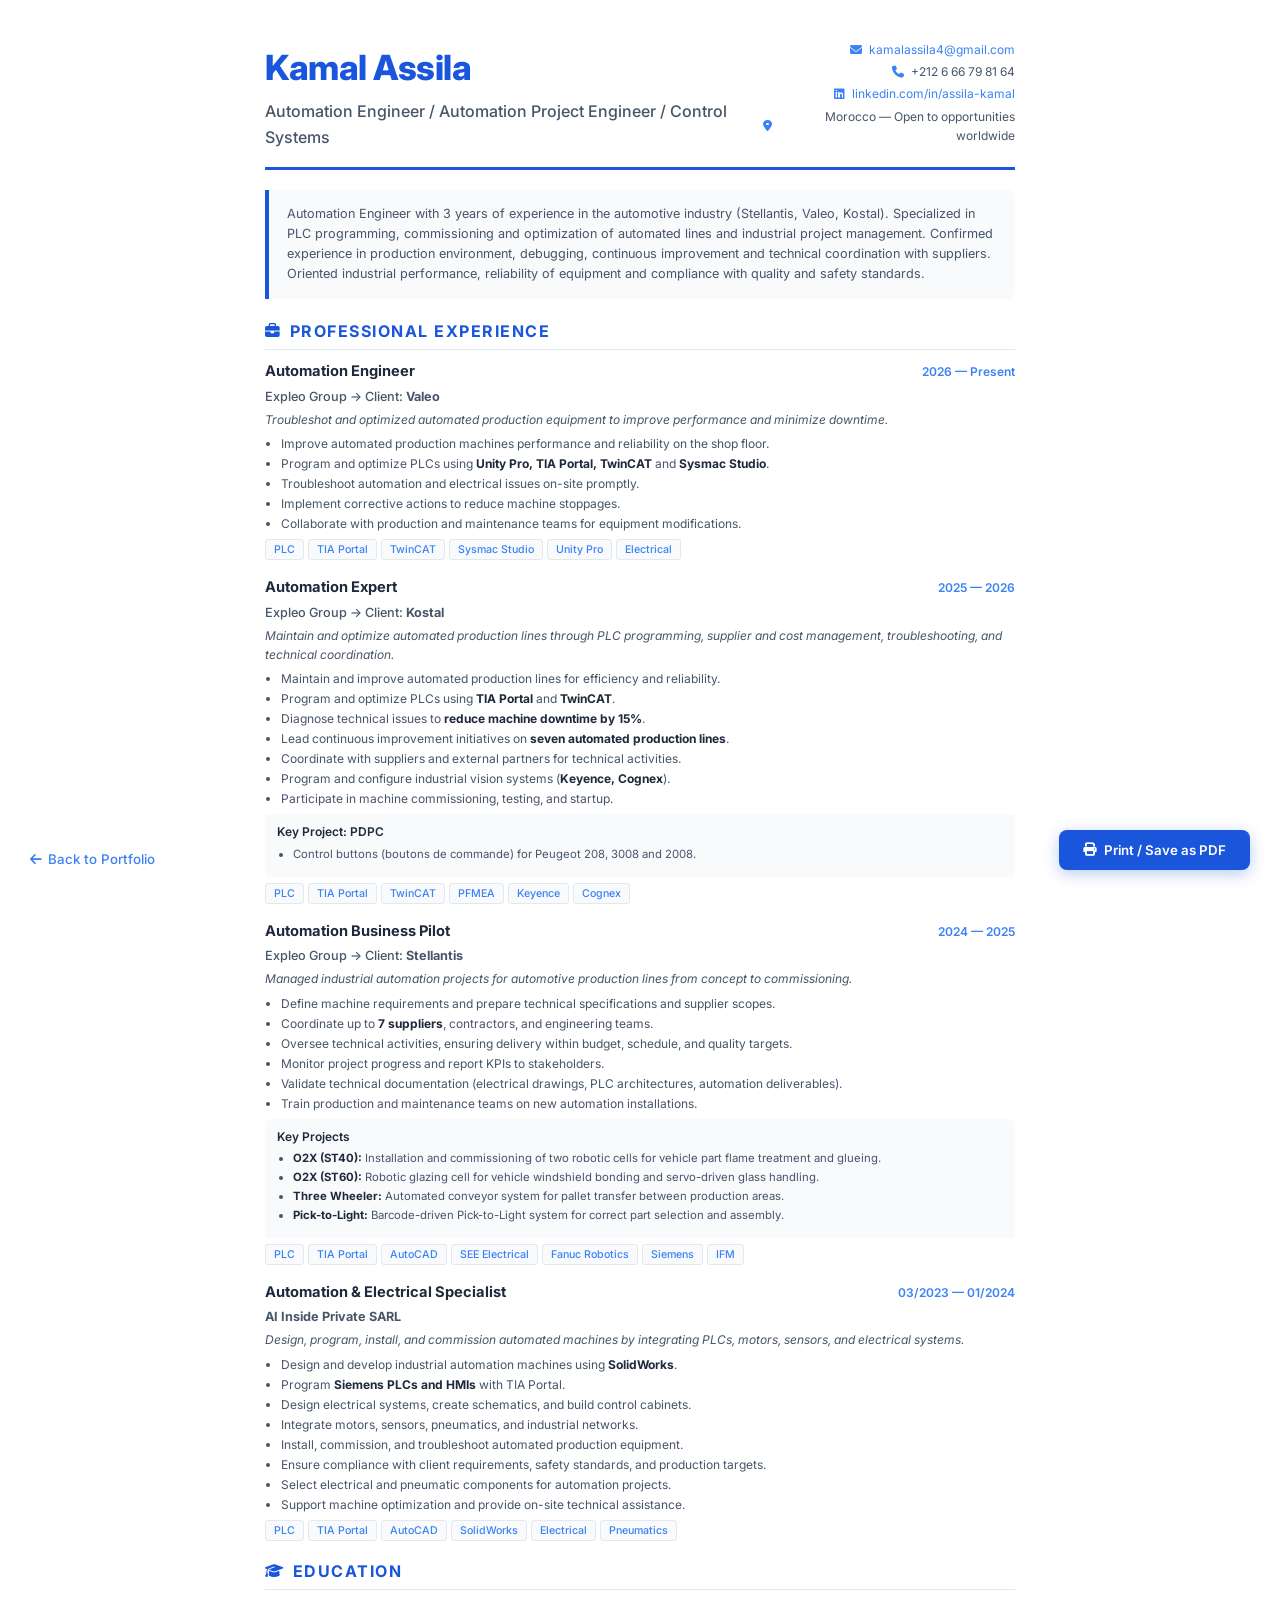
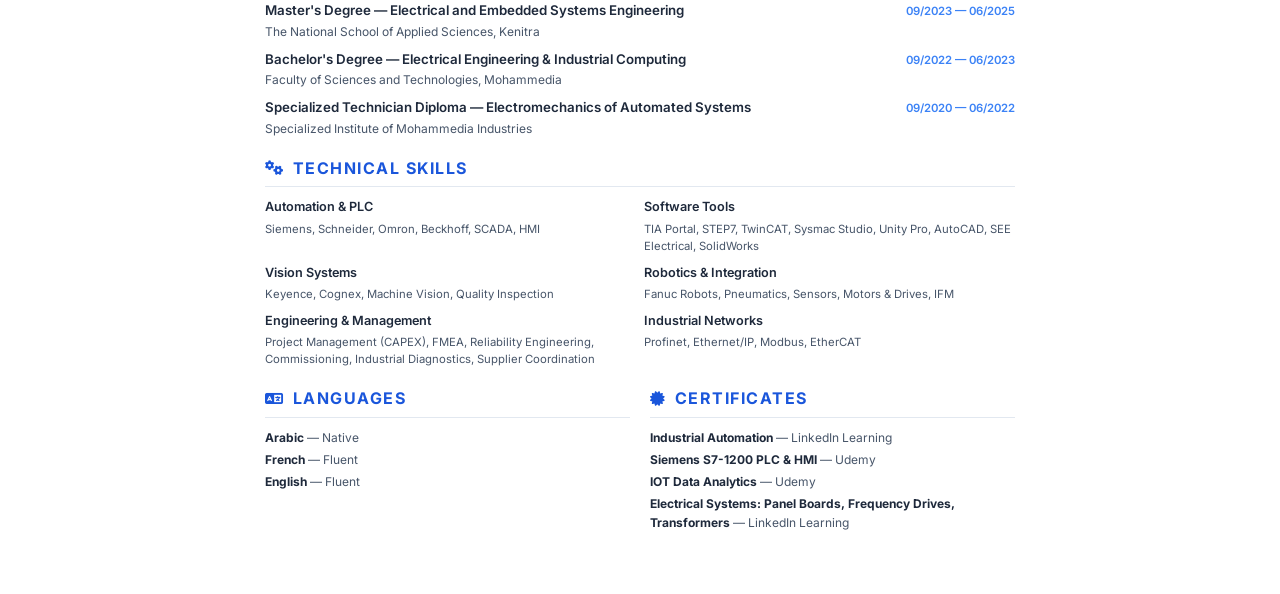
<file: Kamal Assila - CV-En.html>
<!DOCTYPE html>
<html lang="en">
<head>
    <meta charset="UTF-8">
    <meta name="viewport" content="width=device-width, initial-scale=1.0">
    <title>Kamal Assila — CV (English)</title>
    <link rel="preconnect" href="https://fonts.googleapis.com">
    <link rel="preconnect" href="https://fonts.gstatic.com" crossorigin>
    <link href="https://fonts.googleapis.com/css2?family=Inter:wght@300;400;500;600;700;800&display=swap" rel="stylesheet">
    <link rel="stylesheet" href="https://cdnjs.cloudflare.com/ajax/libs/font-awesome/6.4.0/css/all.min.css">
    <style>
        :root {
            --primary: #1a56db;
            --primary-light: #3b82f6;
            --text: #1e293b;
            --text-light: #475569;
            --border: #e2e8f0;
            --bg-light: #f8fafc;
            --accent: #0ea5e9;
        }

        * {
            margin: 0;
            padding: 0;
            box-sizing: border-box;
        }

        body {
            font-family: 'Inter', -apple-system, BlinkMacSystemFont, sans-serif;
            color: var(--text);
            line-height: 1.6;
            background: white;
            font-size: 10pt;
        }

        .cv-container {
            max-width: 850px;
            margin: 0 auto;
            padding: 40px 50px;
        }

        /* Header */
        .cv-header {
            display: flex;
            justify-content: space-between;
            align-items: flex-start;
            margin-bottom: 20px;
            padding-bottom: 16px;
            border-bottom: 3px solid var(--primary);
        }

        .cv-header-left h1 {
            font-size: 26pt;
            font-weight: 800;
            color: var(--primary);
            letter-spacing: -0.5px;
            margin-bottom: 4px;
        }

        .cv-header-left h2 {
            font-size: 12pt;
            font-weight: 500;
            color: var(--text-light);
        }

        .cv-header-right {
            text-align: right;
            font-size: 9pt;
            color: var(--text-light);
        }

        .cv-header-right a {
            color: var(--primary-light);
            text-decoration: none;
        }

        .cv-header-right p {
            margin-bottom: 3px;
            display: flex;
            align-items: center;
            justify-content: flex-end;
            gap: 6px;
        }

        .cv-header-right i {
            color: var(--primary-light);
            width: 14px;
            text-align: center;
        }

        /* Summary */
        .cv-summary {
            margin-bottom: 20px;
            padding: 14px 18px;
            background: var(--bg-light);
            border-left: 4px solid var(--primary);
            border-radius: 0 6px 6px 0;
        }

        .cv-summary p {
            font-size: 9.5pt;
            color: var(--text-light);
            line-height: 1.6;
        }

        /* Section */
        .cv-section {
            margin-bottom: 18px;
        }

        .cv-section-title {
            font-size: 12pt;
            font-weight: 700;
            color: var(--primary);
            text-transform: uppercase;
            letter-spacing: 1.5px;
            margin-bottom: 10px;
            padding-bottom: 5px;
            border-bottom: 1.5px solid var(--border);
            display: flex;
            align-items: center;
            gap: 8px;
        }

        .cv-section-title i {
            font-size: 11pt;
        }

        /* Experience Entry */
        .cv-entry {
            margin-bottom: 16px;
            page-break-inside: avoid;
        }

        .cv-entry-header {
            display: flex;
            justify-content: space-between;
            align-items: baseline;
            margin-bottom: 3px;
        }

        .cv-entry-title {
            font-size: 11pt;
            font-weight: 700;
            color: var(--text);
        }

        .cv-entry-date {
            font-size: 9pt;
            font-weight: 600;
            color: var(--primary-light);
            white-space: nowrap;
        }

        .cv-entry-company {
            font-size: 9.5pt;
            color: var(--text-light);
            font-weight: 500;
            margin-bottom: 3px;
        }

        .cv-entry-mission {
            font-size: 9pt;
            color: var(--text-light);
            font-style: italic;
            margin-bottom: 6px;
        }

        .cv-entry ul {
            padding-left: 16px;
            margin-bottom: 6px;
        }

        .cv-entry li {
            font-size: 9pt;
            color: var(--text-light);
            margin-bottom: 2px;
            line-height: 1.5;
        }

        .cv-entry li strong {
            color: var(--text);
        }

        .cv-projects {
            margin-top: 6px;
            padding: 8px 12px;
            background: var(--bg-light);
            border-radius: 4px;
            margin-bottom: 6px;
        }

        .cv-projects h5 {
            font-size: 9pt;
            font-weight: 600;
            color: var(--text);
            margin-bottom: 4px;
        }

        .cv-projects li {
            font-size: 8.5pt;
        }

        .cv-tech-line {
            display: flex;
            flex-wrap: wrap;
            gap: 4px;
            margin-top: 4px;
        }

        .cv-tech-badge {
            background: var(--bg-light);
            border: 1px solid var(--border);
            padding: 1px 8px;
            border-radius: 3px;
            font-size: 8pt;
            font-weight: 500;
            color: var(--primary-light);
        }

        /* Skills */
        .cv-skills-grid {
            display: grid;
            grid-template-columns: 1fr 1fr;
            gap: 8px;
        }

        .cv-skill-group h4 {
            font-size: 9.5pt;
            font-weight: 600;
            color: var(--text);
            margin-bottom: 3px;
        }

        .cv-skill-group p {
            font-size: 8.5pt;
            color: var(--text-light);
            line-height: 1.5;
        }

        /* Education */
        .cv-edu-entry {
            display: flex;
            justify-content: space-between;
            align-items: baseline;
            margin-bottom: 8px;
        }

        .cv-edu-entry h4 {
            font-size: 10pt;
            font-weight: 600;
            color: var(--text);
        }

        .cv-edu-entry p {
            font-size: 9pt;
            color: var(--text-light);
        }

        .cv-edu-entry .cv-entry-date {
            font-size: 8.5pt;
        }

        /* Languages & Certs */
        .cv-two-col {
            display: grid;
            grid-template-columns: 1fr 1fr;
            gap: 20px;
        }

        .cv-lang-item, .cv-cert-item {
            font-size: 9pt;
            color: var(--text-light);
            margin-bottom: 3px;
        }

        .cv-lang-item strong, .cv-cert-item strong {
            color: var(--text);
        }

        /* Print styles */
        @media print {
            body {
                font-size: 9.5pt;
            }
            
            .cv-container {
                padding: 20px 30px;
                max-width: none;
            }

            .cv-header-left h1 {
                font-size: 22pt;
            }

            .cv-print-btn {
                display: none !important;
            }
        }

        /* Print Button (screen only) */
        .cv-print-btn {
            position: fixed;
            bottom: 30px;
            right: 30px;
            background: var(--primary);
            color: white;
            border: none;
            padding: 12px 24px;
            border-radius: 8px;
            font-size: 10pt;
            font-weight: 600;
            cursor: pointer;
            box-shadow: 0 4px 15px rgba(26, 86, 219, 0.3);
            display: flex;
            align-items: center;
            gap: 8px;
            font-family: 'Inter', sans-serif;
            transition: all 0.3s ease;
        }

        .cv-print-btn:hover {
            transform: translateY(-2px);
            box-shadow: 0 6px 20px rgba(26, 86, 219, 0.4);
        }

        .back-link {
            position: fixed;
            bottom: 30px;
            left: 30px;
            color: var(--primary-light);
            text-decoration: none;
            font-size: 10pt;
            font-weight: 500;
            display: flex;
            align-items: center;
            gap: 6px;
            font-family: 'Inter', sans-serif;
        }

        @media print {
            .back-link { display: none; }
        }
    </style>
</head>
<body>
    <div class="cv-container">
        <!-- Header -->
        <div class="cv-header">
            <div class="cv-header-left">
                <h1>Kamal Assila</h1>
                <h2>Automation Engineer / Automation Project Engineer / Control Systems</h2>
            </div>
            <div class="cv-header-right">
                <p><i class="fas fa-envelope"></i> <a href="mailto:kamalassila4@gmail.com">kamalassila4@gmail.com</a></p>
                <p><i class="fas fa-phone"></i> +212 6 66 79 81 64</p>
                <p><i class="fab fa-linkedin"></i> <a href="https://www.linkedin.com/in/assila-kamal/" target="_blank">linkedin.com/in/assila-kamal</a></p>
                <p><i class="fas fa-map-marker-alt"></i> Morocco — Open to opportunities worldwide</p>
            </div>
        </div>

        <!-- Summary -->
        <div class="cv-summary">
            <p>Automation Engineer with 3 years of experience in the automotive industry (Stellantis, Valeo, Kostal). Specialized in PLC programming, commissioning and optimization of automated lines and industrial project management. Confirmed experience in production environment, debugging, continuous improvement and technical coordination with suppliers. Oriented industrial performance, reliability of equipment and compliance with quality and safety standards.</p>
        </div>

        <!-- Experience -->
        <div class="cv-section">
            <h3 class="cv-section-title"><i class="fas fa-briefcase"></i> Professional Experience</h3>

            <!-- Valeo -->
            <div class="cv-entry">
                <div class="cv-entry-header">
                    <span class="cv-entry-title">Automation Engineer</span>
                    <span class="cv-entry-date">2026 — Present</span>
                </div>
                <div class="cv-entry-company">Expleo Group → Client: <strong>Valeo</strong></div>
                <div class="cv-entry-mission">Troubleshot and optimized automated production equipment to improve performance and minimize downtime.</div>
                <ul>
                    <li>Improve automated production machines performance and reliability on the shop floor.</li>
                    <li>Program and optimize PLCs using <strong>Unity Pro, TIA Portal, TwinCAT</strong> and <strong>Sysmac Studio</strong>.</li>
                    <li>Troubleshoot automation and electrical issues on-site promptly.</li>
                    <li>Implement corrective actions to reduce machine stoppages.</li>
                    <li>Collaborate with production and maintenance teams for equipment modifications.</li>
                </ul>
                <div class="cv-tech-line">
                    <span class="cv-tech-badge">PLC</span>
                    <span class="cv-tech-badge">TIA Portal</span>
                    <span class="cv-tech-badge">TwinCAT</span>
                    <span class="cv-tech-badge">Sysmac Studio</span>
                    <span class="cv-tech-badge">Unity Pro</span>
                    <span class="cv-tech-badge">Electrical</span>
                </div>
            </div>

            <!-- Kostal -->
            <div class="cv-entry">
                <div class="cv-entry-header">
                    <span class="cv-entry-title">Automation Expert</span>
                    <span class="cv-entry-date">2025 — 2026</span>
                </div>
                <div class="cv-entry-company">Expleo Group → Client: <strong>Kostal</strong></div>
                <div class="cv-entry-mission">Maintain and optimize automated production lines through PLC programming, supplier and cost management, troubleshooting, and technical coordination.</div>
                <ul>
                    <li>Maintain and improve automated production lines for efficiency and reliability.</li>
                    <li>Program and optimize PLCs using <strong>TIA Portal</strong> and <strong>TwinCAT</strong>.</li>
                    <li>Diagnose technical issues to <strong>reduce machine downtime by 15%</strong>.</li>
                    <li>Lead continuous improvement initiatives on <strong>seven automated production lines</strong>.</li>
                    <li>Coordinate with suppliers and external partners for technical activities.</li>
                    <li>Program and configure industrial vision systems (<strong>Keyence, Cognex</strong>).</li>
                    <li>Participate in machine commissioning, testing, and startup.</li>
                </ul>
                <div class="cv-projects">
                    <h5>Key Project: PDPC</h5>
                    <ul>
                        <li>Control buttons (boutons de commande) for Peugeot 208, 3008 and 2008.</li>
                    </ul>
                </div>
                <div class="cv-tech-line">
                    <span class="cv-tech-badge">PLC</span>
                    <span class="cv-tech-badge">TIA Portal</span>
                    <span class="cv-tech-badge">TwinCAT</span>
                    <span class="cv-tech-badge">PFMEA</span>
                    <span class="cv-tech-badge">Keyence</span>
                    <span class="cv-tech-badge">Cognex</span>
                </div>
            </div>

            <!-- Stellantis -->
            <div class="cv-entry">
                <div class="cv-entry-header">
                    <span class="cv-entry-title">Automation Business Pilot</span>
                    <span class="cv-entry-date">2024 — 2025</span>
                </div>
                <div class="cv-entry-company">Expleo Group → Client: <strong>Stellantis</strong></div>
                <div class="cv-entry-mission">Managed industrial automation projects for automotive production lines from concept to commissioning.</div>
                <ul>
                    <li>Define machine requirements and prepare technical specifications and supplier scopes.</li>
                    <li>Coordinate up to <strong>7 suppliers</strong>, contractors, and engineering teams.</li>
                    <li>Oversee technical activities, ensuring delivery within budget, schedule, and quality targets.</li>
                    <li>Monitor project progress and report KPIs to stakeholders.</li>
                    <li>Validate technical documentation (electrical drawings, PLC architectures, automation deliverables).</li>
                    <li>Train production and maintenance teams on new automation installations.</li>
                </ul>
                <div class="cv-projects">
                    <h5>Key Projects</h5>
                    <ul>
                        <li><strong>O2X (ST40):</strong> Installation and commissioning of two robotic cells for vehicle part flame treatment and glueing.</li>
                        <li><strong>O2X (ST60):</strong> Robotic glazing cell for vehicle windshield bonding and servo-driven glass handling.</li>
                        <li><strong>Three Wheeler:</strong> Automated conveyor system for pallet transfer between production areas.</li>
                        <li><strong>Pick-to-Light:</strong> Barcode-driven Pick-to-Light system for correct part selection and assembly.</li>
                    </ul>
                </div>
                <div class="cv-tech-line">
                    <span class="cv-tech-badge">PLC</span>
                    <span class="cv-tech-badge">TIA Portal</span>
                    <span class="cv-tech-badge">AutoCAD</span>
                    <span class="cv-tech-badge">SEE Electrical</span>
                    <span class="cv-tech-badge">Fanuc Robotics</span>
                    <span class="cv-tech-badge">Siemens</span>
                    <span class="cv-tech-badge">IFM</span>
                </div>
            </div>

            <!-- AI Inside Private -->
            <div class="cv-entry">
                <div class="cv-entry-header">
                    <span class="cv-entry-title">Automation & Electrical Specialist</span>
                    <span class="cv-entry-date">03/2023 — 01/2024</span>
                </div>
                <div class="cv-entry-company"><strong>AI Inside Private SARL</strong></div>
                <div class="cv-entry-mission">Design, program, install, and commission automated machines by integrating PLCs, motors, sensors, and electrical systems.</div>
                <ul>
                    <li>Design and develop industrial automation machines using <strong>SolidWorks</strong>.</li>
                    <li>Program <strong>Siemens PLCs and HMIs</strong> with TIA Portal.</li>
                    <li>Design electrical systems, create schematics, and build control cabinets.</li>
                    <li>Integrate motors, sensors, pneumatics, and industrial networks.</li>
                    <li>Install, commission, and troubleshoot automated production equipment.</li>
                    <li>Ensure compliance with client requirements, safety standards, and production targets.</li>
                    <li>Select electrical and pneumatic components for automation projects.</li>
                    <li>Support machine optimization and provide on-site technical assistance.</li>
                </ul>
                <div class="cv-tech-line">
                    <span class="cv-tech-badge">PLC</span>
                    <span class="cv-tech-badge">TIA Portal</span>
                    <span class="cv-tech-badge">AutoCAD</span>
                    <span class="cv-tech-badge">SolidWorks</span>
                    <span class="cv-tech-badge">Electrical</span>
                    <span class="cv-tech-badge">Pneumatics</span>
                </div>
            </div>
        </div>

        <!-- Education -->
        <div class="cv-section">
            <h3 class="cv-section-title"><i class="fas fa-graduation-cap"></i> Education</h3>

            <div class="cv-edu-entry">
                <div>
                    <h4>Master's Degree — Electrical and Embedded Systems Engineering</h4>
                    <p>The National School of Applied Sciences, Kenitra</p>
                </div>
                <span class="cv-entry-date">09/2023 — 06/2025</span>
            </div>

            <div class="cv-edu-entry">
                <div>
                    <h4>Bachelor's Degree — Electrical Engineering & Industrial Computing</h4>
                    <p>Faculty of Sciences and Technologies, Mohammedia</p>
                </div>
                <span class="cv-entry-date">09/2022 — 06/2023</span>
            </div>

            <div class="cv-edu-entry">
                <div>
                    <h4>Specialized Technician Diploma — Electromechanics of Automated Systems</h4>
                    <p>Specialized Institute of Mohammedia Industries</p>
                </div>
                <span class="cv-entry-date">09/2020 — 06/2022</span>
            </div>
        </div>

        <!-- Skills -->
        <div class="cv-section">
            <h3 class="cv-section-title"><i class="fas fa-cogs"></i> Technical Skills</h3>
            <div class="cv-skills-grid">
                <div class="cv-skill-group">
                    <h4>Automation & PLC</h4>
                    <p>Siemens, Schneider, Omron, Beckhoff, SCADA, HMI</p>
                </div>
                <div class="cv-skill-group">
                    <h4>Software Tools</h4>
                    <p>TIA Portal, STEP7, TwinCAT, Sysmac Studio, Unity Pro, AutoCAD, SEE Electrical, SolidWorks</p>
                </div>
                <div class="cv-skill-group">
                    <h4>Vision Systems</h4>
                    <p>Keyence, Cognex, Machine Vision, Quality Inspection</p>
                </div>
                <div class="cv-skill-group">
                    <h4>Robotics & Integration</h4>
                    <p>Fanuc Robots, Pneumatics, Sensors, Motors & Drives, IFM</p>
                </div>
                <div class="cv-skill-group">
                    <h4>Engineering & Management</h4>
                    <p>Project Management (CAPEX), FMEA, Reliability Engineering, Commissioning, Industrial Diagnostics, Supplier Coordination</p>
                </div>
                <div class="cv-skill-group">
                    <h4>Industrial Networks</h4>
                    <p>Profinet, Ethernet/IP, Modbus, EtherCAT</p>
                </div>
            </div>
        </div>

        <!-- Languages & Certificates -->
        <div class="cv-two-col">
            <div class="cv-section">
                <h3 class="cv-section-title"><i class="fas fa-language"></i> Languages</h3>
                <p class="cv-lang-item"><strong>Arabic</strong> — Native</p>
                <p class="cv-lang-item"><strong>French</strong> — Fluent</p>
                <p class="cv-lang-item"><strong>English</strong> — Fluent</p>
            </div>

            <div class="cv-section">
                <h3 class="cv-section-title"><i class="fas fa-certificate"></i> Certificates</h3>
                <p class="cv-cert-item"><strong>Industrial Automation</strong> — LinkedIn Learning</p>
                <p class="cv-cert-item"><strong>Siemens S7-1200 PLC & HMI</strong> — Udemy</p>
                <p class="cv-cert-item"><strong>IOT Data Analytics</strong> — Udemy</p>
                <p class="cv-cert-item"><strong>Electrical Systems: Panel Boards, Frequency Drives, Transformers</strong> — LinkedIn Learning</p>
            </div>
        </div>
    </div>

    <!-- Print Button -->
    <button class="cv-print-btn" onclick="window.print()">
        <i class="fas fa-print"></i> Print / Save as PDF
    </button>
    <a href="index.html" class="back-link">
        <i class="fas fa-arrow-left"></i> Back to Portfolio
    </a>
</body>
</html>
</file>
